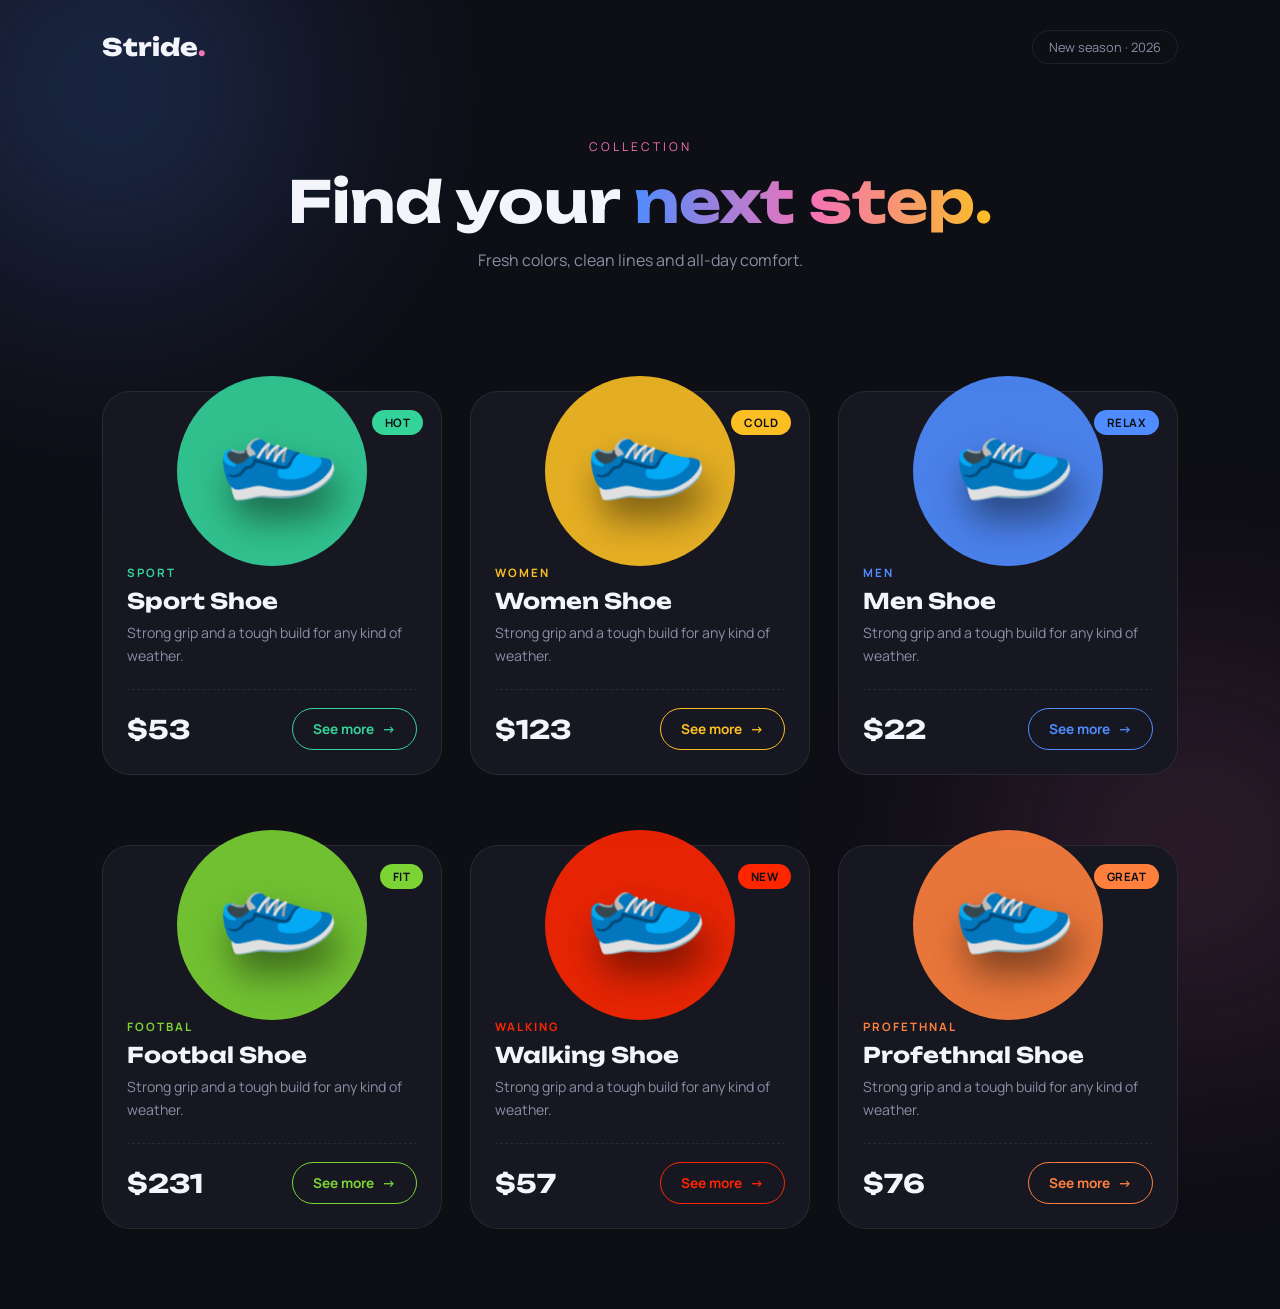
<file: index.html>
<!DOCTYPE html>
<html lang="en" dir="ltr">
<head>
  <meta charset="UTF-8">
  <meta name="viewport" content="width=device-width, initial-scale=1.0">
  <title>Stride | Shoe Collection</title>
  <link rel="preconnect" href="https://fonts.googleapis.com">
  <link href="https://fonts.googleapis.com/css2?family=Unbounded:wght@500;700;800&family=Manrope:wght@400;500;700&display=swap" rel="stylesheet">
  <link rel="stylesheet" href="CSS/style.css">
</head>
<body>

  <!-- Decorative background glows -->
  <span class="glow glow-1"></span>
  <span class="glow glow-2"></span>

  <div class="app">

    <header class="header">
      <a href="#" class="logo">Stride<span>.</span></a>
      <span class="header-note">New season · 2026</span>
    </header>

    <section class="intro">
      <span class="eyebrow">Collection</span>
      <h1>Find your <em>next step.</em></h1>
      <p>Fresh colors, clean lines and all-day comfort.</p>
    </section>

    <main class="shoe-grid" id="product-list">
      <!-- JS adds the shoe cards here. -->

    </main>

  </div>

  <script src="JS/main.js"></script>
</body>
</html>
</file>
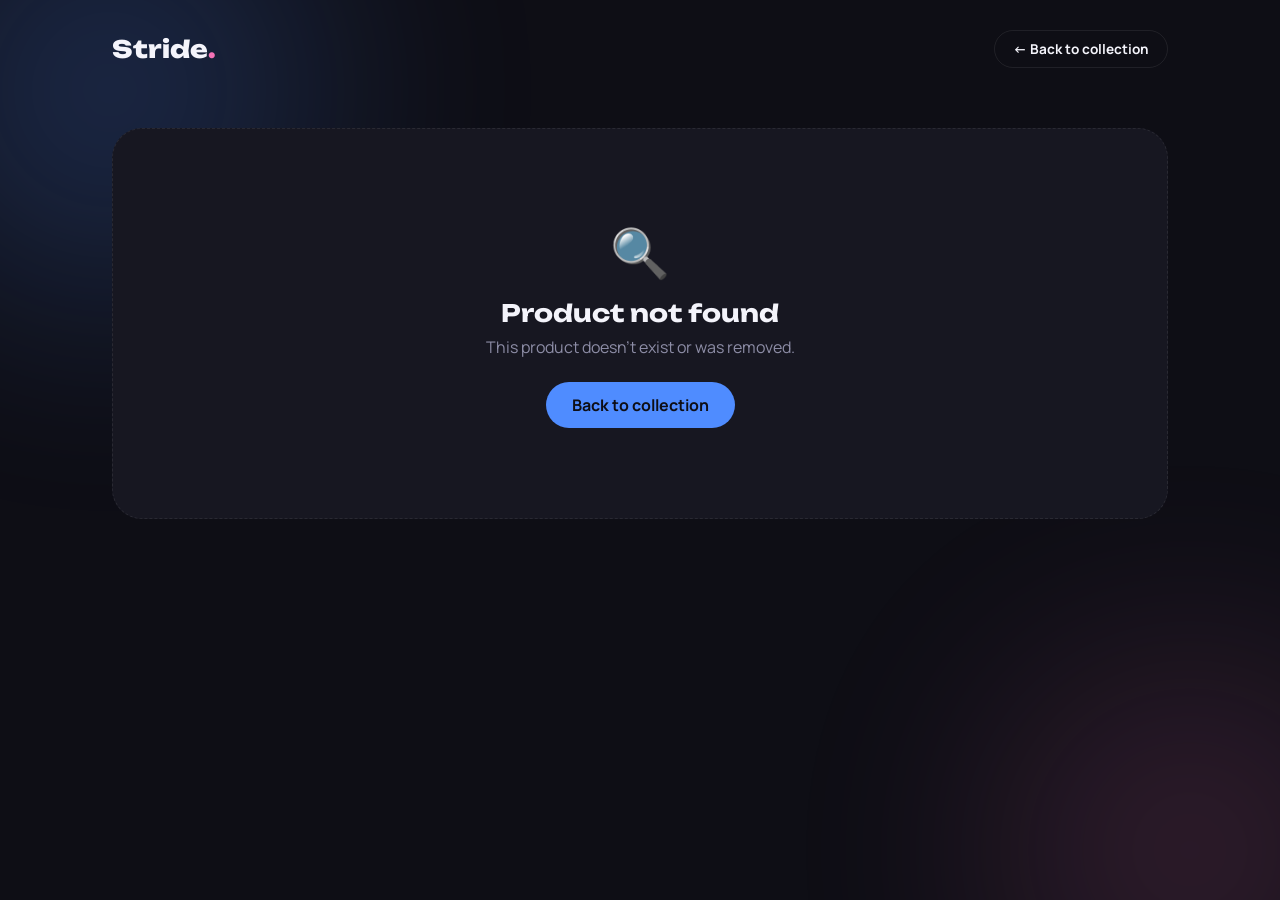
<file: product.html>
<!DOCTYPE html>
<html lang="en" dir="ltr">
<head>
  <meta charset="UTF-8">
  <meta name="viewport" content="width=device-width, initial-scale=1.0">
  <title>Product | Stride</title>
  <link rel="preconnect" href="https://fonts.googleapis.com">
  <link href="https://fonts.googleapis.com/css2?family=Unbounded:wght@500;700;800&family=Manrope:wght@400;500;700&display=swap" rel="stylesheet">
  <link rel="stylesheet" href="CSS/product.css">
</head>
<body>

  <!-- Decorative background glows -->
  <span class="glow glow-1"></span>
  <span class="glow glow-2"></span>

  <div class="app">

    <header class="header">
      <button class="logo">Stride<span>.</span></button>
      <button class="back-link" id="back-link">← Back to collection</button>
    </header>

    <!-- ===== Product details =====
         JS reads the product id from the URL (product.html?id=1),
         finds the product and fills the elements below.
         The sample content is only here so you can see the style; JS will replace it.
         Set the card color from JS with:
         document.getElementById('detail').style.setProperty('--accent', product.color)
    -->
    <main class="detail" id="detail" style="--accent: #4f8cff;">

      <!-- Left: image -->
      <section class="detail-visual">
        <span class="detail-tag" id="detail-tag">New</span>
        <div class="detail-circle"></div>

        <!-- Replace the emoji with an <img>, for example:
             <img src="img/shoe.png" alt="Sport Shoe"> -->
        <div class="detail-shoe" id="detail-img">
          <span class="img-placeholder">👟</span>
        </div>
      </section>

      <!-- Right: information -->
      <section class="detail-info">
        <span class="detail-category" id="detail-category">Sport</span>
        <h1 class="detail-name" id="detail-name">Sport Shoe</h1>
        <p class="detail-price" id="detail-price">$53</p>
        <p class="detail-desc" id="detail-desc">
          Light and breathable, made for long runs and busy days.
        </p>

        <h3 class="block-title">Specifications</h3>

        
        <ul class="spec-list" id="detail-specs">
          <li class="spec-item">
            <span class="spec-label">Material</span>
            <strong class="spec-value">Mesh</strong>
          </li>
          <li class="spec-item">
            <span class="spec-label">Weight</span>
            <strong class="spec-value" id="Weight">280 g</strong>
          </li>
          <li class="spec-item">
            <span class="spec-label">Color</span>
            <strong class="spec-value" id="color">Sky blue</strong>
          </li>
          <li class="spec-item">
            <span class="spec-label">Origin</span>
            <strong class="spec-value" id="Made-In">Vietnam</strong>
          </li>
        </ul>

        <h3 class="block-title">Select size</h3>

        <!-- JS adds size buttons here. The chosen size gets the extra class "active":
             <button type="button" class="size-btn">40</button>
             <button type="button" class="size-btn active">41</button>
        -->
        <div class="sizes" id="detail-sizes">
          <button type="button" class="size-btn">39</button>
          <button type="button" class="size-btn">40</button>
          <button type="button" class="size-btn active">41</button>
          <button type="button" class="size-btn">42</button>
          <button type="button" class="size-btn">43</button>
          <button type="button" class="size-btn">44</button>
        </div>

        <button type="button" class="btn-buy" id="buy-btn">Add to bag</button>
      </section>

    </main>

    <!-- Shown by JS when the id in the URL doesn't match any product
         (remove the class "hidden" to show it, and hide #detail) -->
    <div class="not-found hidden" id="not-found">
      <span class="not-found-icon">🔍</span>
      <h2>Product not found</h2>
      <p>This product doesn't exist or was removed.</p>
      <a href="index.html" class="btn-home">Back to collection</a>
    </div>

    <div class="not-found hidden" id="Thank-Message">
      <h2>Thank You For Shopping ❤️</h2>
    </div>

  </div>

  <script src="JS/product.js"></script>
</body>
</html>
</file>
<file: CSS/style.css>
* { margin: 0; padding: 0; box-sizing: border-box; }

:root {
  --bg: #0e0e15;
  --card: #171721;
  --card-line: rgba(255, 255, 255, .08);
  --text: #f4f4fb;
  --muted: #8d8da6;
  --accent: #4f8cff; /* default color; each card overrides it */
}

body {
  min-height: 100vh;
  font-family: 'Manrope', sans-serif;
  background: var(--bg);
  color: var(--text);
  overflow-x: hidden;
  position: relative;
}

/* ---------- Background glows ---------- */
.glow {
  position: fixed;
  border-radius: 50%;
  filter: blur(120px);
  pointer-events: none;
  z-index: 0;
}
.glow-1 { width: 420px; height: 420px; background: #4f8cff; opacity: .22; top: -120px; left: -100px; }
.glow-2 { width: 380px; height: 380px; background: #f472b6; opacity: .16; bottom: -140px; right: -100px; }

.app {
  position: relative;
  z-index: 1;
  max-width: 1120px;
  margin: 0 auto;
  padding: 30px 22px 80px;
}

/* ---------- Header ---------- */
.header {
  display: flex;
  justify-content: space-between;
  align-items: center;
}
.logo {
  font-family: 'Unbounded', sans-serif;
  font-weight: 800;
  font-size: 1.5rem;
  color: var(--text);
  text-decoration: none;
}
.logo span { color: #f472b6; }
.header-note {
  font-size: .8rem;
  color: var(--muted);
  padding: 7px 16px;
  border: 1px solid var(--card-line);
  border-radius: 50px;
}

/* ---------- Intro ---------- */
.intro { text-align: center; margin: 70px 0 80px; }
.eyebrow {
  display: inline-block;
  font-size: .75rem;
  letter-spacing: 3px;
  text-transform: uppercase;
  color: #f472b6;
  margin-bottom: 14px;
}
.intro h1 {
  font-family: 'Unbounded', sans-serif;
  font-weight: 700;
  font-size: clamp(2rem, 6vw, 3.6rem);
  line-height: 1.15;
}
.intro h1 em {
  font-style: normal;
  background: linear-gradient(90deg, #4f8cff, #f472b6, #fbbf24);
  -webkit-background-clip: text;
  background-clip: text;
  color: transparent;
}
.intro p { margin-top: 14px; color: var(--muted); }

/* ---------- Grid ---------- */
.shoe-grid {
  display: grid;
  grid-template-columns: repeat(auto-fit, minmax(290px, 1fr));
  gap: 70px 28px;
  padding-top: 40px; /* room for shoes that pop out of the cards */
}

/* ---------- Card ---------- */
.shoe-card {
  position: relative;
  background: var(--card);
  border: 1px solid var(--card-line);
  border-radius: 28px;
  padding: 0 24px 24px;
  transition: transform .4s, border-color .4s, box-shadow .4s;
  animation: rise .6s ease both;
}
.shoe-card:nth-child(2) { animation-delay: .1s; }
.shoe-card:nth-child(3) { animation-delay: .2s; }
.shoe-card:nth-child(4) { animation-delay: .3s; }

.shoe-card:hover {
  transform: translateY(-10px);
  border-color: var(--accent);
  box-shadow: 0 30px 60px -20px var(--accent);
}

@keyframes rise {
  from { opacity: 0; transform: translateY(30px); }
  to   { opacity: 1; transform: translateY(0); }
}

.shoe-tag {
  position: absolute;
  top: 18px; right: 18px;
  z-index: 2;
  padding: 5px 13px;
  border-radius: 50px;
  background: var(--accent);
  color: #0e0e15;
  font-size: .72rem;
  font-weight: 700;
  letter-spacing: .5px;
  text-transform: uppercase;
}

/* ---------- Shoe image ---------- */
.shoe-img {
  position: relative;
  height: 190px;
  margin-top: -40px; /* the shoe pops out of the top of the card */
  display: grid;
  place-items: center;
}

/* Colored circle behind the shoe */
.shoe-img::before {
  content: '';
  position: absolute;
  width: 190px; height: 190px;
  border-radius: 50%;
  background: var(--accent);
  opacity: .9;
  top: 24px;
  transition: transform .5s, opacity .4s;
}

.shoe-img img,
.img-placeholder {
  position: relative;
  z-index: 1;
  max-width: 88%;
  max-height: 170px;
  object-fit: contain;
  transform: rotate(-18deg);
  filter: drop-shadow(0 22px 18px rgba(0, 0, 0, .45));
  transition: transform .5s cubic-bezier(.2, .8, .2, 1);
}
.img-placeholder { font-size: 6rem; line-height: 1; }

.shoe-card:hover .shoe-img::before { transform: scale(1.12); }
.shoe-card:hover .shoe-img img,
.shoe-card:hover .img-placeholder { transform: rotate(-6deg) scale(1.12) translateY(-6px); }

/* ---------- Text ---------- */
.shoe-body { margin-top: 18px; }

.shoe-category {
  font-size: .72rem;
  letter-spacing: 2px;
  text-transform: uppercase;
  color: var(--accent);
  font-weight: 700;
}
.shoe-name {
  font-family: 'Unbounded', sans-serif;
  font-weight: 700;
  font-size: 1.35rem;
  margin: 6px 0 8px;
}
.shoe-desc {
  font-size: .88rem;
  line-height: 1.6;
  color: var(--muted);
  min-height: 3.2em;
}

/* ---------- Footer: price + button ---------- */
.shoe-footer {
  display: flex;
  justify-content: space-between;
  align-items: center;
  margin-top: 22px;
  padding-top: 18px;
  border-top: 1px dashed var(--card-line);
}
.shoe-price {
  font-family: 'Unbounded', sans-serif;
  font-weight: 700;
  font-size: 1.6rem;
}

.btn-more {
  display: inline-flex;
  align-items: center;
  gap: 8px;
  padding: 11px 20px;
  border-radius: 50px;
  border: 1.5px solid var(--accent);
  background: transparent;
  color: var(--accent);
  font-family: inherit;
  font-weight: 700;
  font-size: .85rem;
  cursor: pointer;
  transition: background .25s, color .25s, transform .15s;
  text-decoration: none;
}
.btn-more span { display: inline-block; transition: transform .25s; }
.btn-more:hover { background: var(--accent); color: #0e0e15; }
.btn-more:hover span { transform: translateX(4px); }
.btn-more:active { transform: scale(.96); }

/* ---------- Responsive ---------- */
@media (max-width: 520px) {
  .intro { margin: 50px 0 60px; }
  .header-note { display: none; }
}
</file>
<file: CSS/product.css>
* { margin: 0; padding: 0; box-sizing: border-box; }

:root {
  --bg: #0e0e15;
  --card: #171721;
  --card-line: rgba(255, 255, 255, .08);
  --text: #f4f4fb;
  --muted: #8d8da6;
  --accent: #4f8cff; /* default color; JS can override it on #detail */
}

body {
  min-height: 100vh;
  font-family: 'Manrope', sans-serif;
  background: var(--bg);
  color: var(--text);
  overflow-x: hidden;
  position: relative;
}

button { font-family: inherit; cursor: pointer; }

/* Helper class for hiding elements */
.hidden { display: none !important; }

/* ---------- Background glows ---------- */
.glow {
  position: fixed;
  border-radius: 50%;
  filter: blur(120px);
  pointer-events: none;
  z-index: 0;
}
.glow-1 { width: 420px; height: 420px; background: #4f8cff; opacity: .22; top: -120px; left: -100px; }
.glow-2 { width: 380px; height: 380px; background: #f472b6; opacity: .16; bottom: -140px; right: -100px; }

.app {
  position: relative;
  z-index: 1;
  max-width: 1100px;
  margin: 0 auto;
  padding: 30px 22px 80px;
}

/* ---------- Header ---------- */
.header {
  display: flex;
  justify-content: space-between;
  align-items: center;
  margin-bottom: 60px;
}
.logo {
  background-color: transparent;
  font-family: 'Unbounded', sans-serif;
  font-weight: 800;
  font-size: 1.5rem;
  color: var(--text);
  text-decoration: none;
  border: none;
}
.logo span { color: #f472b6; }

.back-link {
  font-size: .85rem;
  font-weight: 700;
  color: var(--text);
  background-color: transparent;
  text-decoration: none;
  padding: 9px 18px;
  border: 1px solid var(--card-line);
  border-radius: 50px;
  transition: border-color .25s, transform .25s, color .25s;
}
.back-link:hover {
  border-color: var(--accent);
  color: var(--accent);
  transform: translateX(-4px);
}

/* ---------- Detail layout ---------- */
.detail {
  display: grid;
  grid-template-columns: 1fr 1fr;
  gap: 40px;
  align-items: center;
  background: var(--card);
  border: 1px solid var(--card-line);
  border-radius: 36px;
  padding: 40px;
  box-shadow: 0 40px 80px -30px var(--accent);
  animation: rise .6s ease both;
}

@keyframes rise {
  from { opacity: 0; transform: translateY(30px); }
  to   { opacity: 1; transform: translateY(0); }
}

/* ---------- Left: image ---------- */
.detail-visual {
  position: relative;
  min-height: 420px;
  display: grid;
  place-items: center;
}

.detail-circle {
  position: absolute;
  width: 340px; height: 340px;
  max-width: 90%;
  border-radius: 50%;
  background: var(--accent);
  opacity: .92;
  box-shadow: 0 0 0 26px rgba(255, 255, 255, .04),
              0 0 0 56px rgba(255, 255, 255, .02);
}

.detail-shoe {
  position: relative;
  z-index: 1;
  display: grid;
  place-items: center;
  animation: float 4s ease-in-out infinite;
}
.detail-shoe img,
.img-placeholder {
  max-width: 100%;
  max-height: 300px;
  object-fit: contain;
  transform: rotate(-18deg);
  filter: drop-shadow(0 30px 24px rgba(0, 0, 0, .5));
}
.img-placeholder { font-size: 11rem; line-height: 1; }

@keyframes float {
  0%, 100% { transform: translateY(0); }
  50%      { transform: translateY(-14px); }
}

.detail-tag {
  position: absolute;
  top: 0; left: 0;
  z-index: 2;
  padding: 6px 16px;
  border-radius: 50px;
  background: var(--accent);
  color: #0e0e15;
  font-size: .75rem;
  font-weight: 700;
  letter-spacing: .5px;
  text-transform: uppercase;
}

/* ---------- Right: info ---------- */
.detail-category {
  font-size: .78rem;
  letter-spacing: 2.5px;
  text-transform: uppercase;
  font-weight: 700;
  color: var(--accent);
}
.detail-name {
  font-family: 'Unbounded', sans-serif;
  font-weight: 800;
  font-size: clamp(1.8rem, 4vw, 2.6rem);
  line-height: 1.15;
  margin: 8px 0 14px;
}
.detail-price {
  font-family: 'Unbounded', sans-serif;
  font-weight: 700;
  font-size: 2rem;
  color: var(--accent);
}
.detail-desc {
  margin-top: 14px;
  color: var(--muted);
  line-height: 1.7;
}

.block-title {
  font-family: 'Unbounded', sans-serif;
  font-size: .85rem;
  font-weight: 500;
  letter-spacing: 1px;
  text-transform: uppercase;
  margin: 28px 0 12px;
}

/* Specifications */
.spec-list {
  list-style: none;
  display: grid;
  grid-template-columns: 1fr 1fr;
  gap: 10px;
}
.spec-item {
  display: flex;
  flex-direction: column;
  gap: 2px;
  padding: 12px 16px;
  border-radius: 14px;
  background: rgba(255, 255, 255, .04);
  border: 1px solid var(--card-line);
  border-left: 3px solid var(--accent);
}
.spec-label { font-size: .75rem; color: var(--muted); }
.spec-value { font-size: .95rem; }

/* Sizes */
.sizes { display: flex; flex-wrap: wrap; gap: 10px; }
.size-btn {
  width: 48px; height: 48px;
  border-radius: 50%;
  border: 1.5px solid var(--card-line);
  background: transparent;
  color: var(--text);
  font-weight: 700;
  font-size: .9rem;
  transition: border-color .2s, background .2s, color .2s, transform .15s;
}
.size-btn:hover { border-color: var(--accent); transform: translateY(-3px); }
.size-btn.active {
  background: var(--accent);
  border-color: var(--accent);
  color: #0e0e15;
}

/* Buy button */
.btn-buy {
  width: 100%;
  margin-top: 32px;
  padding: 16px;
  border: none;
  border-radius: 50px;
  background: var(--accent);
  color: #0e0e15;
  font-weight: 700;
  font-size: 1rem;
  box-shadow: 0 14px 30px -10px var(--accent);
  transition: transform .15s, box-shadow .25s;
}
.btn-buy:hover { box-shadow: 0 18px 40px -8px var(--accent); transform: translateY(-2px); }
.btn-buy:active { transform: scale(.98); }

/* ---------- Not found ---------- */
.not-found {
  text-align: center;
  padding: 90px 20px;
  background: var(--card);
  border: 1px dashed var(--card-line);
  border-radius: 30px;
}
.not-found-icon { font-size: 3rem; }
.not-found h2 { font-family: 'Unbounded', sans-serif; margin: 14px 0 8px; }
.not-found p { color: var(--muted); }
.btn-home {
  display: inline-block;
  margin-top: 24px;
  padding: 12px 26px;
  border-radius: 50px;
  background: var(--accent);
  color: #0e0e15;
  font-weight: 700;
  text-decoration: none;
}

/* ---------- Responsive ---------- */
@media (max-width: 860px) {
  .detail { grid-template-columns: 1fr; padding: 28px 22px; gap: 20px; }
  .detail-visual { min-height: 320px; }
  .detail-circle { width: 260px; height: 260px; }
  .img-placeholder { font-size: 8rem; }
  .header { margin-bottom: 36px; }
}

@media (max-width: 480px) {
  .spec-list { grid-template-columns: 1fr; }
  .back-link { padding: 8px 14px; font-size: .8rem; }
}
</file>
